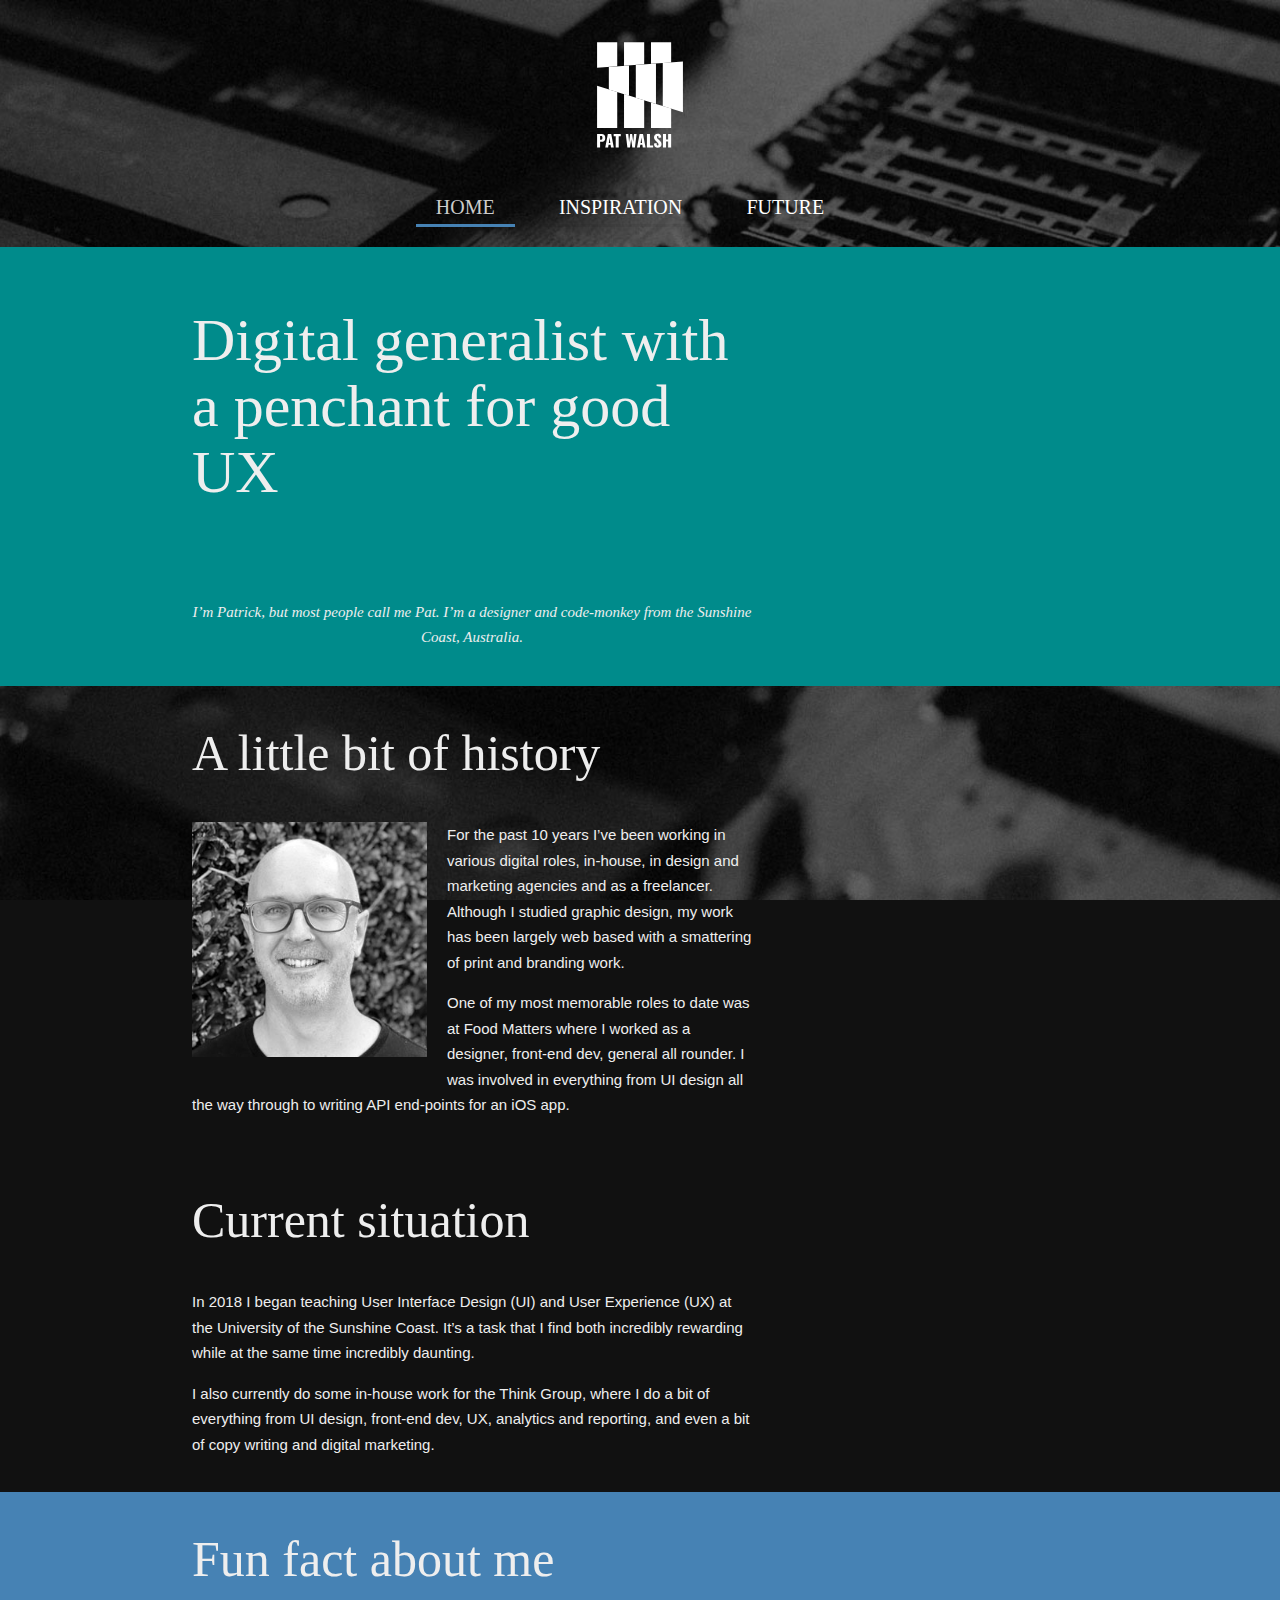
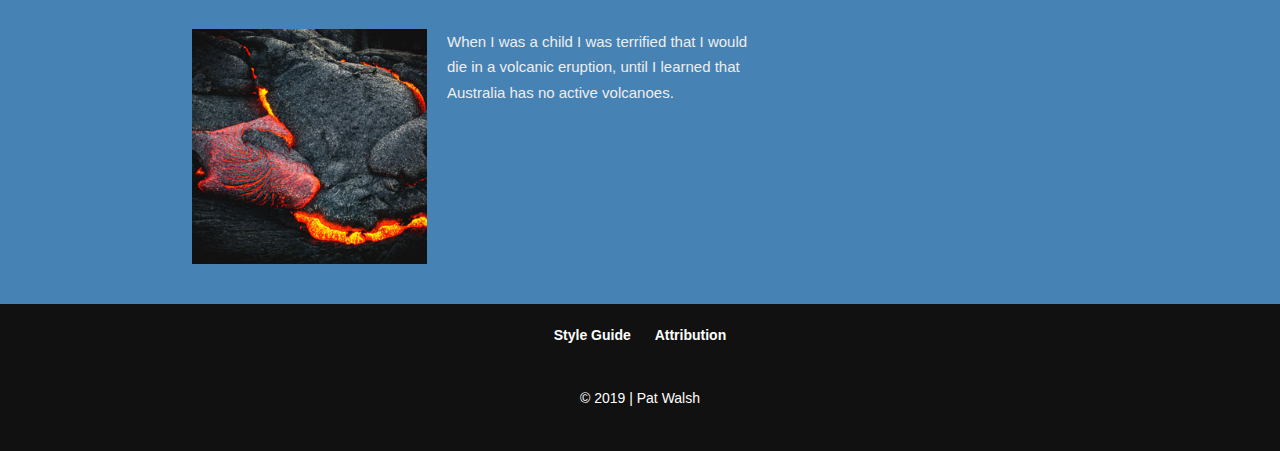
<file: index.html>
<!doctype html>
<html lang="en">
<!-- ------------------------------ HEAD ----------------------------------- -->
<!-- head section does not produce visible content -->
	<head>
	 <!-- Title, visible to search engines and in the browser tab -->
		<title>Patrick Walsh</title>
    <!-- 'meta' details about this webpage -->
		<meta charset="UTF-8"> 
		<meta name="viewport" content="width=device-width, initial-scale=1.0">
    <!-- The description tag is used by search engines -->
		<meta name="description" content="This is what my page is about">
    <!-- STYLESHEETS Your main 'style.css' should typically be last -->
		<link href="https://fonts.googleapis.com/css?family=Gaegu|Open+Sans:400,700|Zilla+Slab:400,700" rel="stylesheet">
		<link href="css/style.css" rel="stylesheet">
		<!-- your stylesheet -->
		<!-- CRITICAL JAVASCRIPT non critical scripts should be at the end of the 
      body-->
		<!-- <script src="js/critical-scripts.js" type="text/javascript"></script> -->
	</head>
<!-- ------------------------------ BODY ----------------------------------- -->	
	<body>
		<!-- the placement of <header>, <main> and <footer> blocks is only a guide for "typical" websites -->
		<header>
			<div class="wrap">
				<a href="index.html" class="header-logo">
					<img src="img/pat-walsh-logo-master.svg" alt="Pat's logo" class="logo">
				</a>
				<nav class="header-nav">
					<ul>
						<li class="active"><span>Home</span></li>
						<li><a href="inspiration.html">Inspiration</a></li>
						<li><a href="future.html">Future</a></li>
					</ul>
				</nav> 
			</div>
		</header>
		
		<main>
			<section class="page-title">
				<div class="wrap">
					<h1>Digital generalist with a penchant for good UX</h1>
				</div>
			</section>	
			<section class="intro">
				<div class="wrap">
					<p>I’m Patrick, but most people call me Pat. I’m a designer and code-monkey from the Sunshine Coast, Australia.</p>
				</div>
			</section>
			<section class="history">
				<div class="wrap">
					<h2>A little bit of history</h2>
					<img src="img/pat-walsh.jpg" class="inspo-portrait" alt="ME! Pat Walsh">
					<p>For the past 10 years I’ve been working in various digital roles, in-house, in design and marketing agencies and as a freelancer. Although I studied graphic design, my work has been largely web based with a smattering of print and branding work. </p>
					<p>One of my most memorable roles to date was at Food Matters where I worked as a designer, front-end dev, general all rounder. I was involved in everything from UI design all the way through to writing API end-points for an iOS app.</p>
				</div>
			</section>
			<section class="present">
				<div class="wrap">
					<h2>Current situation</h2>
					<p>In 2018 I began teaching User Interface Design (UI) and User Experience (UX) at the University of the Sunshine Coast. It’s a task that I find both incredibly rewarding while at the same time incredibly daunting.</p>
					<p>I also currently do some in-house work for the Think Group, where I do a bit of everything from UI design, front-end dev, UX, analytics and reporting, and even a bit of copy writing and digital marketing.</p>
				</div>
			</section>
			<section class="fun-fact">
				<div class="wrap">
					<h2 class="fun">Fun fact about me</h2>
					<img src="img/lava.jpg" alt="Lava!!" class="inspo-portrait"><p>When I was a child I was terrified that I would die in a volcanic eruption, until I learned that Australia has no active volcanoes.</p>
				</div>
			</section>
		</main>
		<footer>
			<div class="wrap">
				<nav class="footer-nav">
					<ul>
						<li><a href="style-guide.html">Style Guide</a></li>
						<li><a href="attribution.html">Attribution</a></li>
					</ul>
				</nav>
				<section class="colophon">
					&copy; 2019 | Pat Walsh
				</section>
			</div>
		</footer>
		<!-- this is where non-load-critical javascript should be placed i.e. the document can sill load properly with out it -->
		<!-- <script src="js/scripts.js" type="text/javascript"></script> -->
	</body>
</html>
</file>
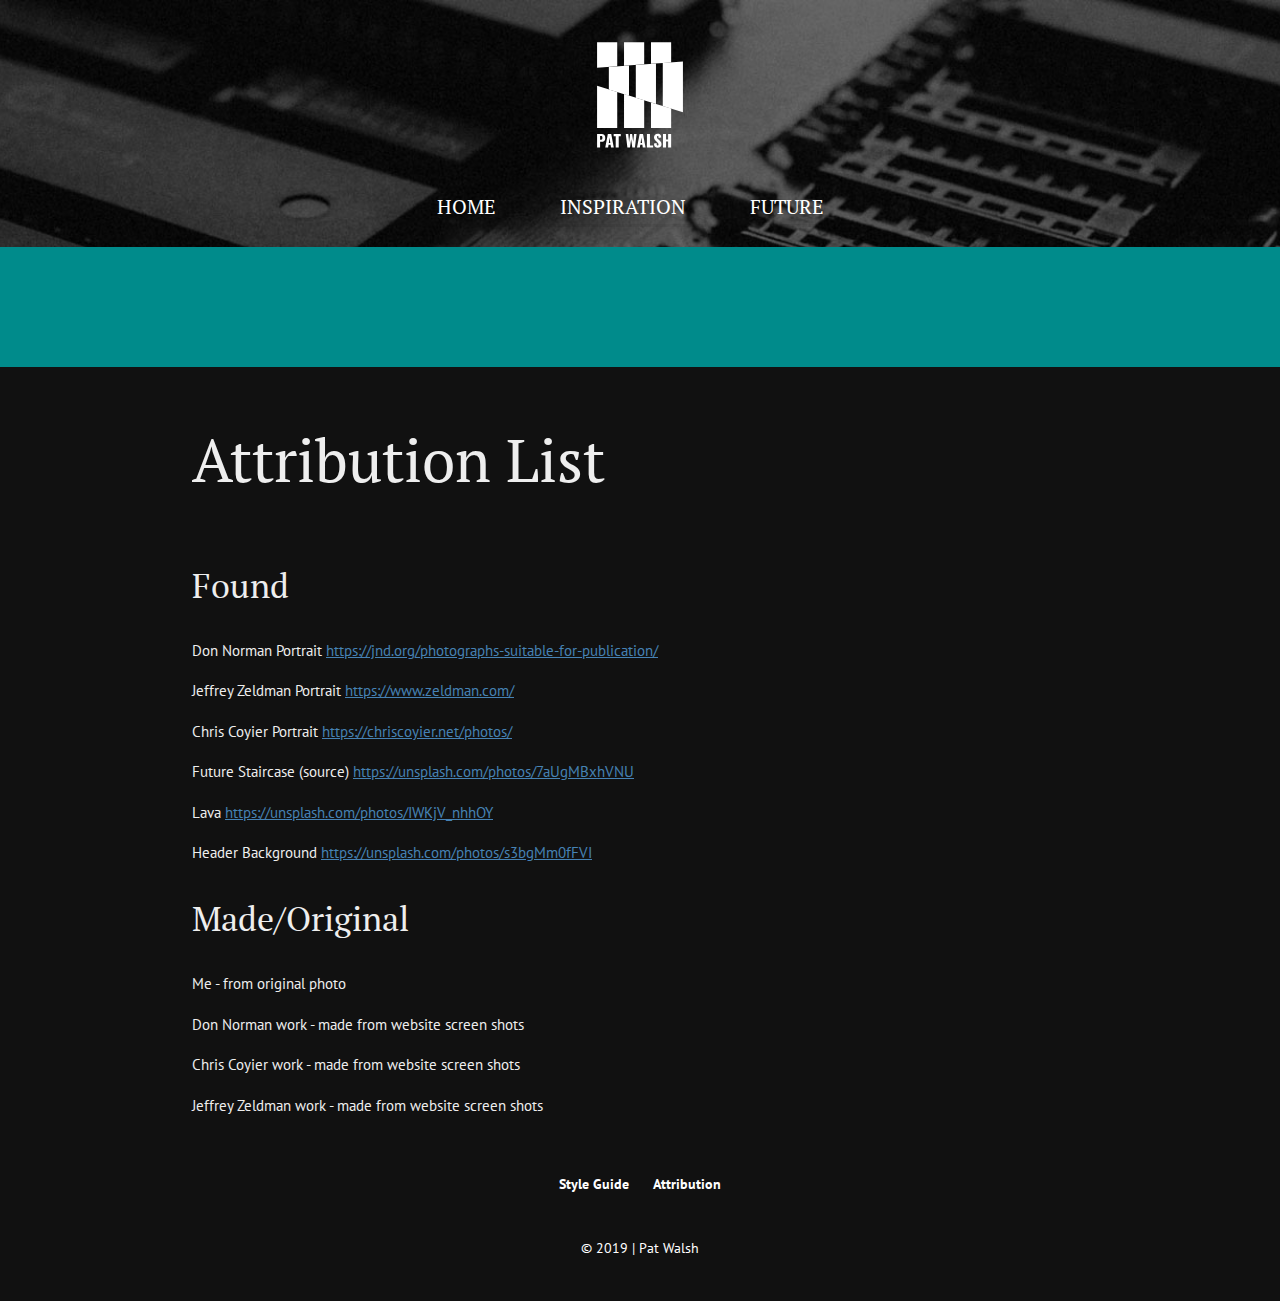
<file: attribution.html>
<!doctype html>
<html lang="en">
<!-- ------------------------------ HEAD ----------------------------------- -->
<!-- head section does not produce visible content -->
	<head>
	 <!-- Title, visible to search engines and in the browser tab -->
		<title>Patrick Walsh</title>
    <!-- 'meta' details about this webpage -->
		<meta charset="UTF-8"> 
		<meta name="viewport" content="width=device-width, initial-scale=1.0">
    <!-- The description tag is used by search engines -->
		<meta name="description" content="This is what my page is about">
    <!-- STYLESHEETS Your main 'style.css' should typically be last -->
		<link href="https://fonts.googleapis.com/css?family=Nanum+Brush+Script|PT+Sans:400,700|PT+Serif:400,700" rel="stylesheet">
		<link href="css/style.css" rel="stylesheet">
		<!-- your stylesheet -->
		<!-- CRITICAL JAVASCRIPT non critical scripts should be at the end of the 
      body-->
		<!-- <script src="js/critical-scripts.js" type="text/javascript"></script> -->
	</head>
<!-- ------------------------------ BODY ----------------------------------- -->	
	<body>
		<!-- the placement of <header>, <main> and <footer> blocks is only a guide for "typical" websites -->
		<header>
			<div class="wrap">
				<a href="index.html" class="header-logo">
					<img src="img/pat-walsh-logo-master.svg" alt="Pat's logo" class="logo">
				</a>
				<nav class="header-nav">
					<ul>
						<li><a href="index.html">Home</a></li>
						<li><a href="inspiration.html">Inspiration</a></li>
						<li><a href="future.html">Future</a></li>
					</ul>
				</nav>
			</div>
		</header>
		
		<main>
			<section class="page-title">
				<div class="wrap">
					<h1></h1>
				</div>
			</section>	
			<section class="content">
				<div class="wrap">
					<h1>Attribution List</h1>
					<h3>Found</h3>
					<p>Don Norman Portrait <a href="https://jnd.org/photographs-suitable-for-publication/">https://jnd.org/photographs-suitable-for-publication/</a>
						</p>
					
					<p>Jeffrey Zeldman Portrait
					<a href="https://www.zeldman.com/">https://www.zeldman.com/</a>
						</p>
					
					<p>Chris Coyier Portrait <a href="https://chriscoyier.net/photos/">https://chriscoyier.net/photos/</a></p>
					
					<p>Future Staircase (source) <a href="https://unsplash.com/photos/7aUgMBxhVNU">https://unsplash.com/photos/7aUgMBxhVNU</a></p>
					<p>Lava <a href="https://unsplash.com/photos/IWKjV_nhhOY?utm_source=unsplash&utm_medium=referral&utm_content=creditCopyText">https://unsplash.com/photos/IWKjV_nhhOY</a></p>
					<p>Header Background <a href="https://unsplash.com/photos/s3bgMm0fFVI">https://unsplash.com/photos/s3bgMm0fFVI</a></p>
					<h3>Made/Original</h3>
					<p>Me - from original photo</p>
					<p>Don Norman work - made from website screen shots</p>
					<p>Chris Coyier work - made from website screen shots</p>
					<p>Jeffrey Zeldman work - made from website screen shots</p>
					
				</div>
			</section>
		</main>
		<footer>
			<div class="wrap">
				<nav class="footer-nav">
					<ul>
						<li><a href="style-guide.html">Style Guide</a></li>
						<li><a href="attribution.html" class="active">Attribution</a></li>
					</ul>
				</nav>
				<section class="colophon">
					&copy; 2019 | Pat Walsh
				</section>
			</div>
		</footer>


		<!-- this is where non-load-critical javascript should be placed i.e. the document can sill load properly with out it -->
		<!-- <script src="js/scripts.js" type="text/javascript"></script> -->
	</body>
</html>
</file>
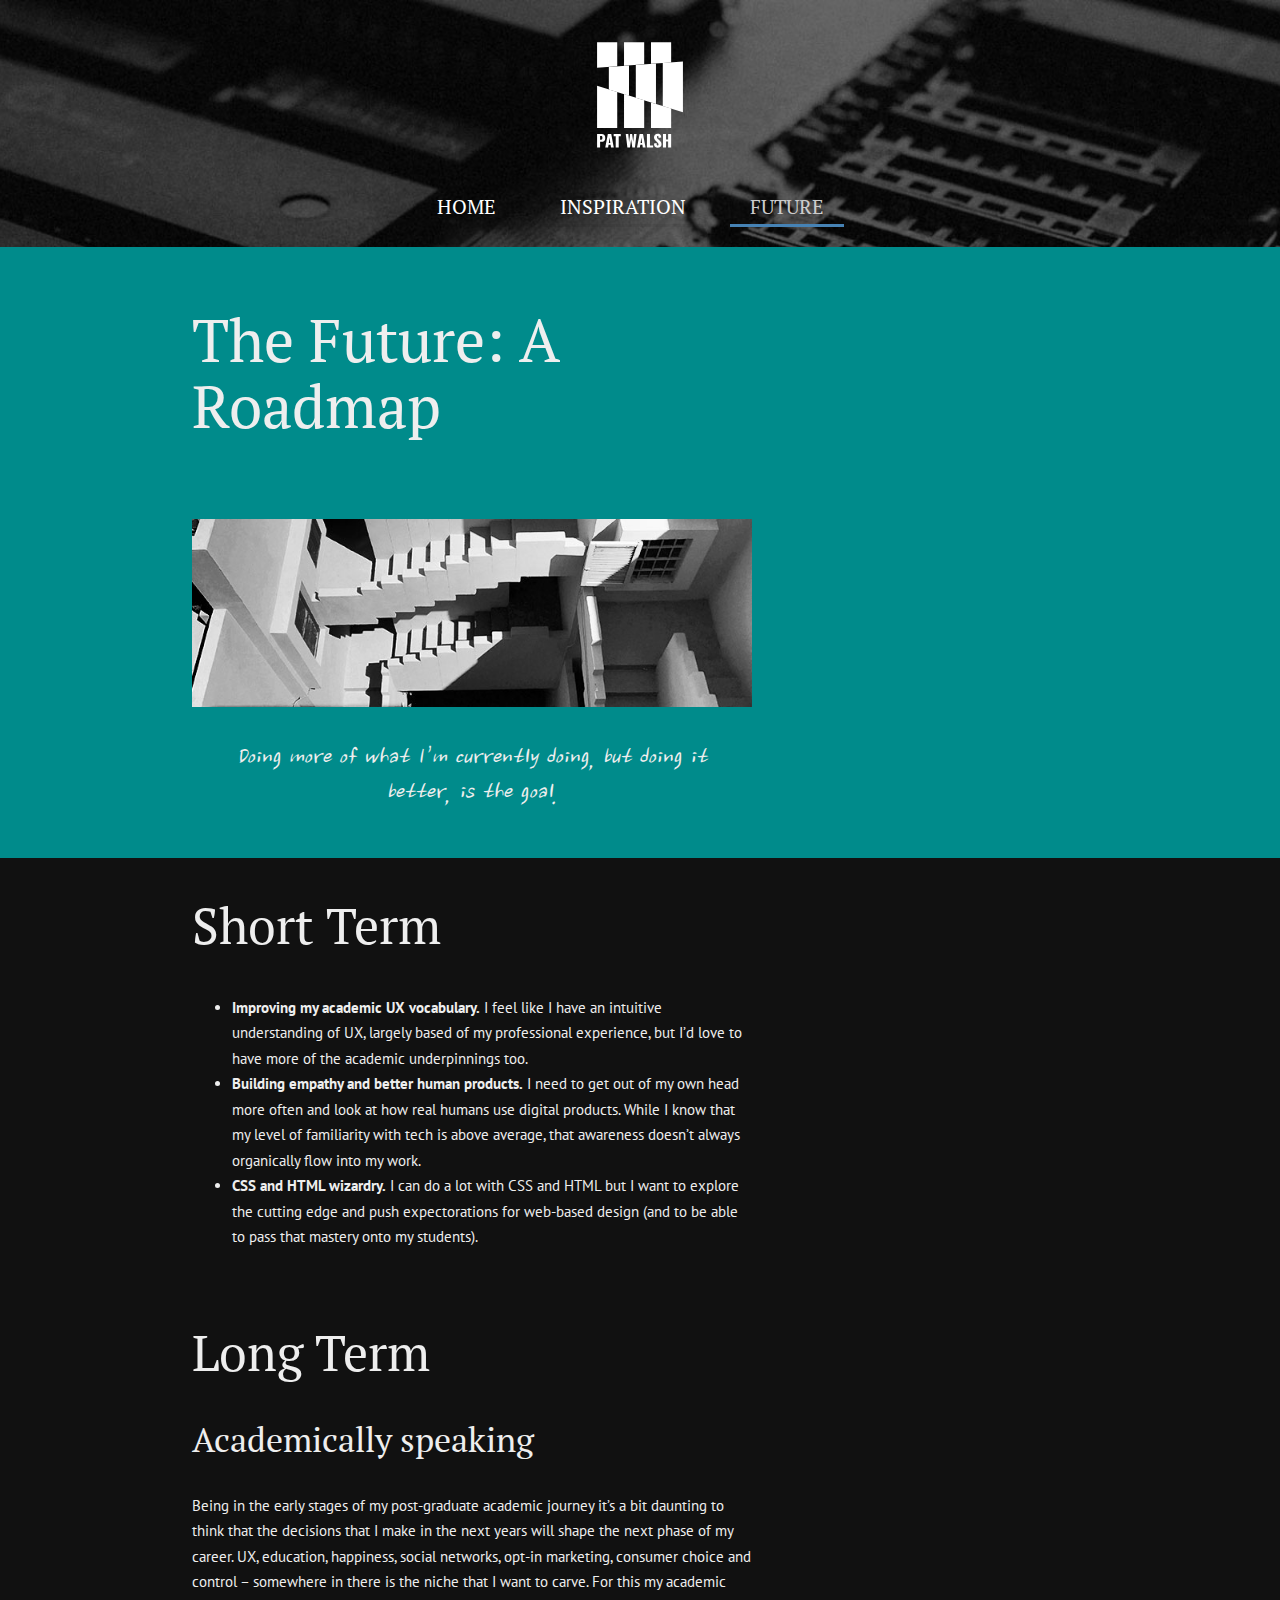
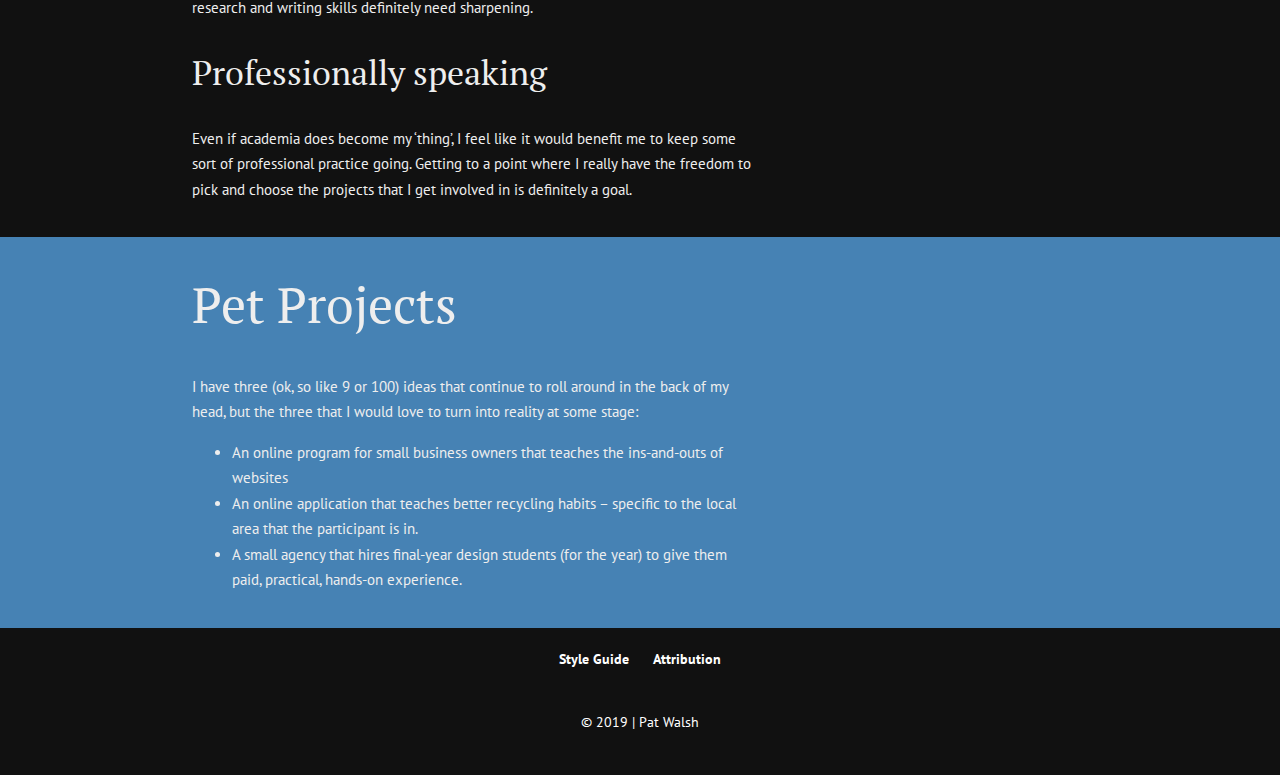
<file: future.html>
<!doctype html>
<html lang="en">
<!-- ------------------------------ HEAD ----------------------------------- -->
<!-- head section does not produce visible content -->
	<head>
	 <!-- Title, visible to search engines and in the browser tab -->
		<title>Patrick Walsh</title>
    <!-- 'meta' details about this webpage -->
		<meta charset="UTF-8"> 
		<meta name="viewport" content="width=device-width, initial-scale=1.0">
    <!-- The description tag is used by search engines -->
		<meta name="description" content="This is what my page is about">
    <!-- STYLESHEETS Your main 'style.css' should typically be last -->
		<link href="https://fonts.googleapis.com/css?family=Nanum+Brush+Script|PT+Sans:400,700|PT+Serif:400,700" rel="stylesheet">
		<link href="css/style.css" rel="stylesheet">
		<!-- your stylesheet -->
		<!-- CRITICAL JAVASCRIPT non critical scripts should be at the end of the 
      body-->
		<!-- <script src="js/critical-scripts.js" type="text/javascript"></script> -->
	</head>
<!-- ------------------------------ BODY ----------------------------------- -->	
	<body>
		<!-- the placement of <header>, <main> and <footer> blocks is only a guide for "typical" websites -->
		<header>
			<div class="wrap">
				<a href="index.html" class="header-logo">
					<img src="img/pat-walsh-logo-master.svg" alt="Pat's logo" class="logo">
				</a>
				<nav class="header-nav">
					<ul>
						<li><a href="index.html">Home</a></li>
						<li><a href="inspiration.html">Inspiration</a></li>
						<li class="active"><span>Future</span></li>
					</ul>
				</nav>
			</div>
		</header>
		
		<main>
			<section class="page-title">
				<div class="wrap">
					
					<h1>The Future: A Roadmap</h1>
				</div>
			</section>	
			<section class="intro">
				<div class="wrap">
					<img src="img/future-stairs.jpg" alt="future road map">
					<blockquote>Doing more of what I’m currently doing, but doing it better, is the goal.</blockquote>
				</div>
			</section>
			<section class="short-term">
				<div class="wrap">
					<h2>Short Term</h2>
					<ul class="future-list">
						<li><strong>Improving my academic UX vocabulary.</strong> I feel like I have an intuitive understanding of UX, largely based of my professional experience, but I’d love to have more of the academic underpinnings too.</li>
						<li><strong>Building empathy and better human products.</strong> I need to get out of my own head more often and look at how real humans use digital products. While I know that my level of familiarity with tech is above average, that awareness doesn’t always organically flow into my work.</li>
						<li><strong>CSS and HTML wizardry.</strong> I can do a lot with CSS and HTML but I want to explore the cutting edge and push expectorations for web-based design (and to be able to pass that mastery onto my students). 
						</li>	
					</ul>
				</div>
			</section>
			<section class="long-term">
				<div class="wrap">
					<h2>Long Term</h2>
					<h3>Academically speaking</h3>
					<p>Being in the early stages of my post-graduate academic journey it’s a bit daunting to think that the decisions that I make in the next years will shape the next phase of my career. UX, education, happiness, social networks, opt-in marketing, consumer choice and control – somewhere in there is the niche that I want to carve. For this my academic research and writing skills definitely need sharpening.</p>
					<h3>Professionally speaking</h3>
					<p>Even if academia does become my ‘thing’, I feel like it would benefit me to keep some sort of professional practice going. Getting to a point where I really have the freedom to pick and choose the projects that I get involved in is definitely a goal. </p>
				</div>
			</section>
			<section class="pet-projects">
				<div class="wrap">
					<h2>Pet Projects</h2>
					<p>I have three (ok, so like 9 or 100) ideas that continue to roll around in the back of my head, but the three that I would love to turn into reality at some stage:</p>
					<ul class="project-list">
						<li>An online program for small business owners that teaches the ins-and-outs of websites</li>
						<li>An online application that teaches better recycling habits – specific to the local area that the participant is in.</li>
						<li>A small agency that hires final-year design students (for the year) to give them paid, practical, hands-on experience.</li>
					</ul>
				</div>
			</section>
		</main>
		<footer>
			<div class="wrap">
				<nav class="footer-nav">
					<ul>
						<li><a href="style-guide.html">Style Guide</a></li>
						<li><a href="attribution.html">Attribution</a></li>
					</ul>
				</nav>
				<section class="colophon">
					&copy; 2019 | Pat Walsh
				</section>
			</div>
		</footer>


		<!-- this is where non-load-critical javascript should be placed i.e. the document can sill load properly with out it -->
		<!-- <script src="js/scripts.js" type="text/javascript"></script> -->
	</body>
</html>
</file>
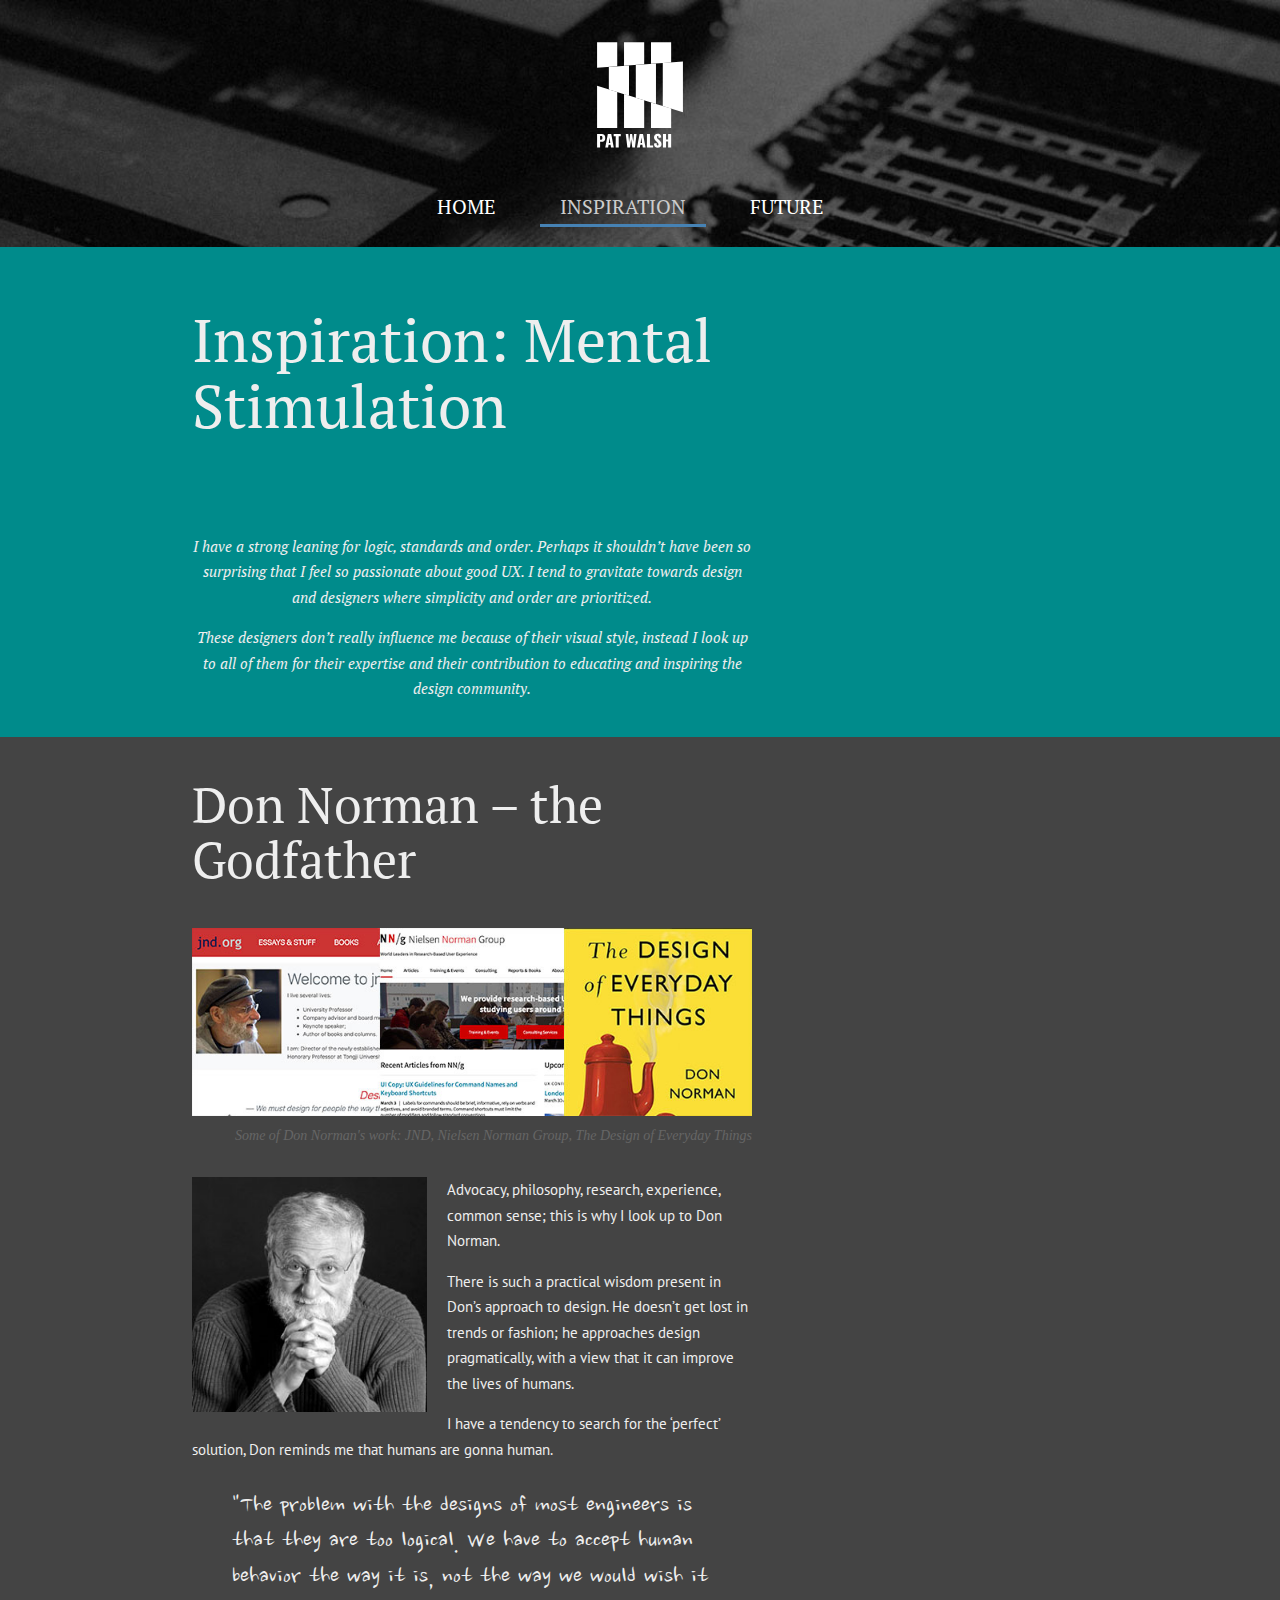
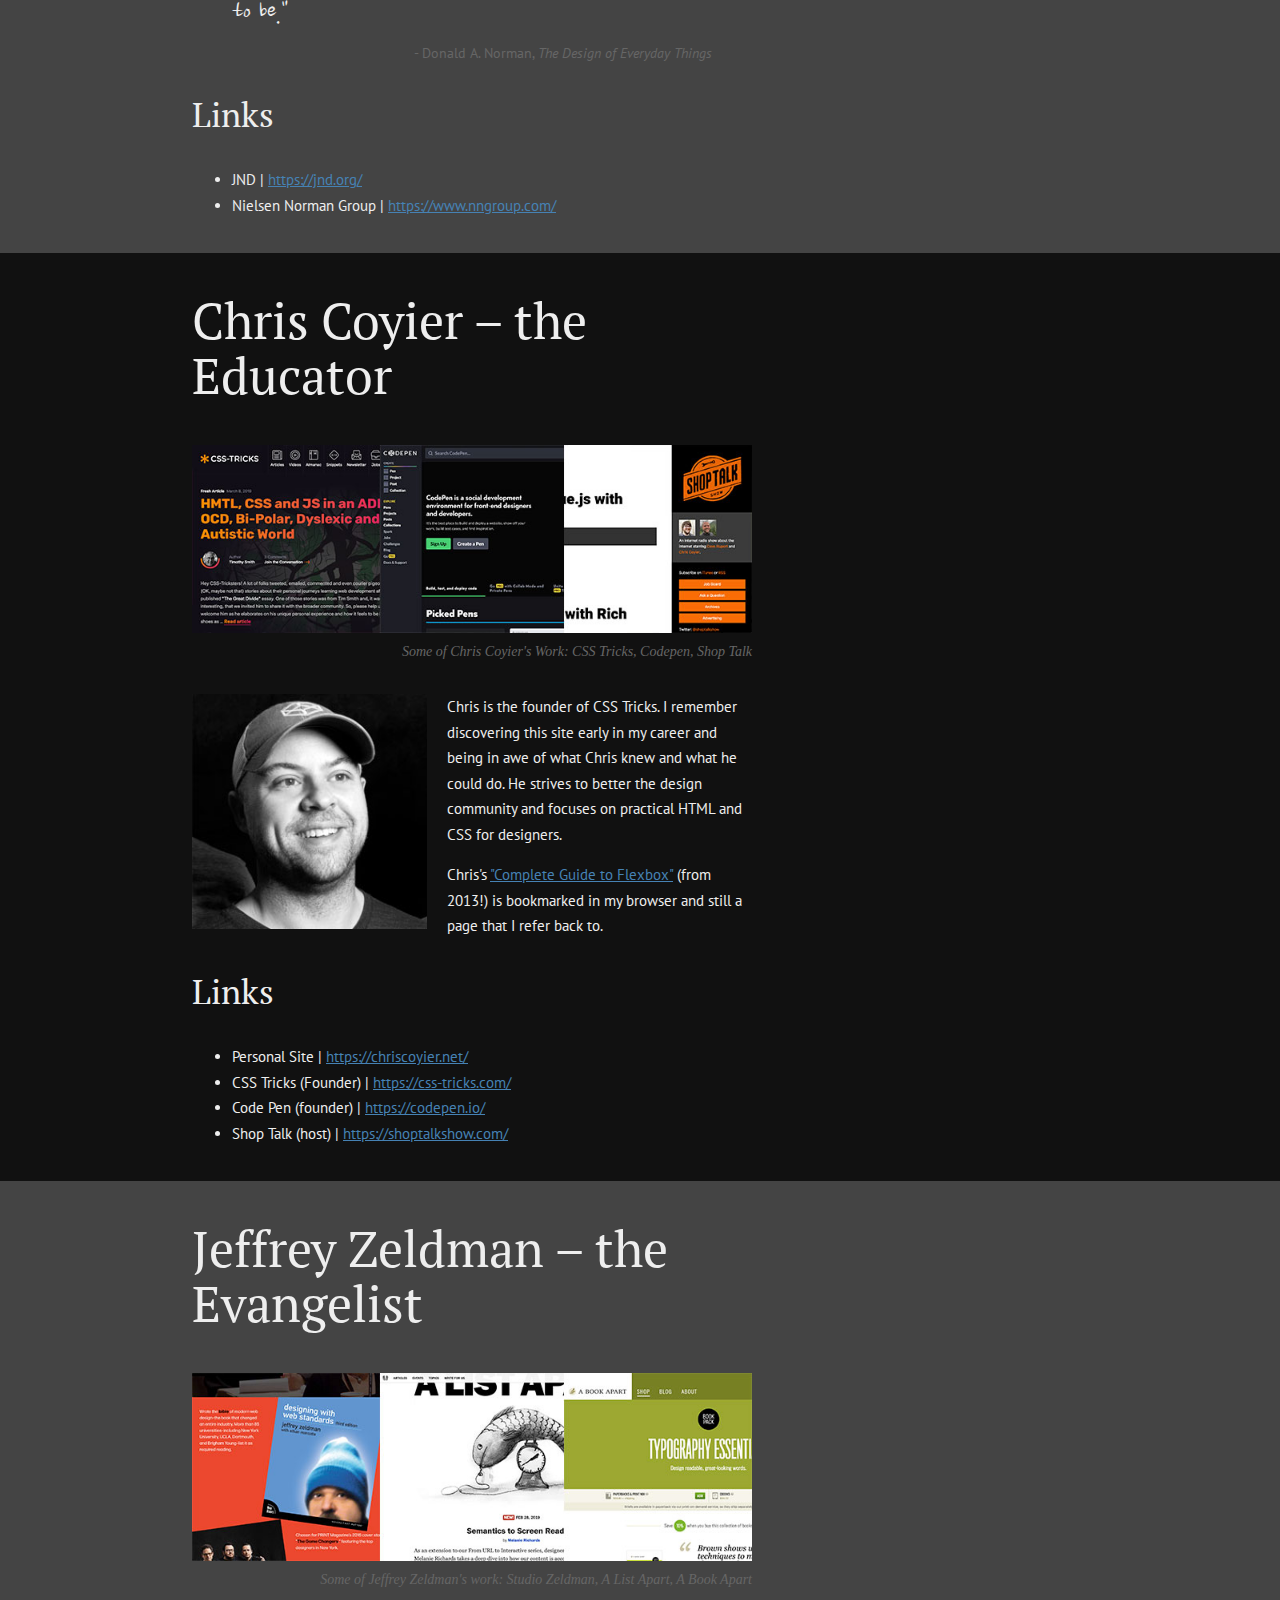
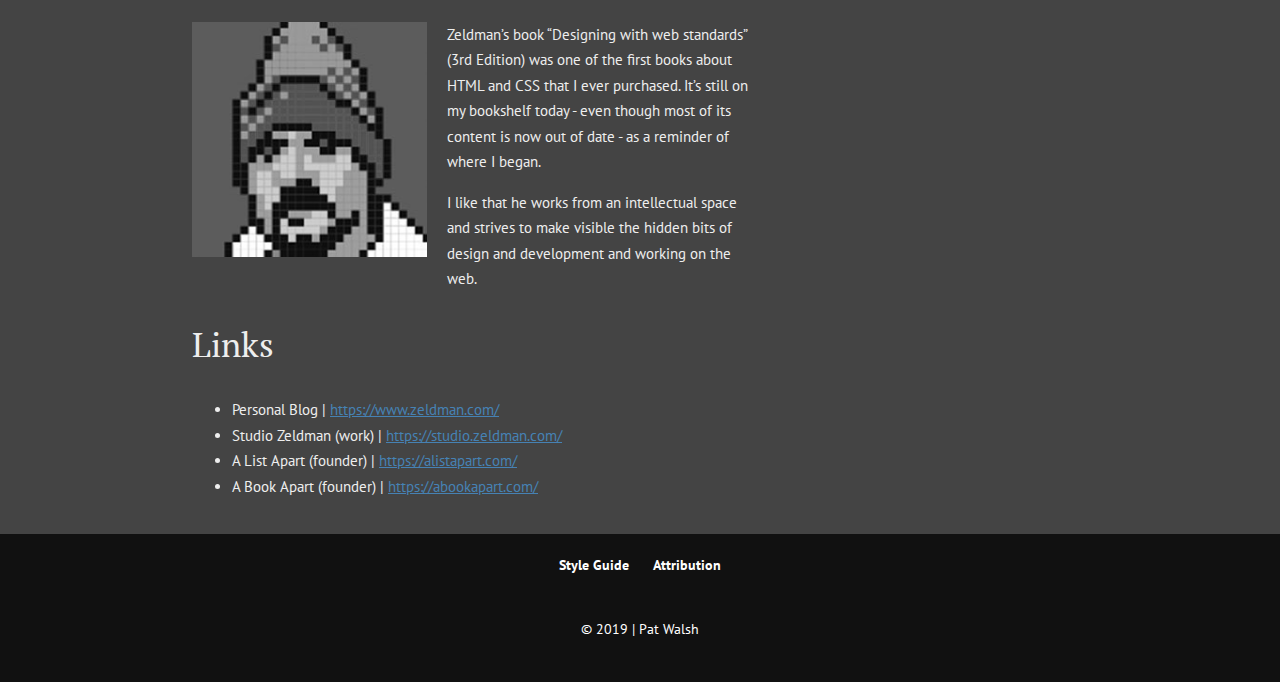
<file: inspiration.html>
<!doctype html>
<html lang="en">
<!-- ------------------------------ HEAD ----------------------------------- -->
<!-- head section does not produce visible content -->
	<head>
	 <!-- Title, visible to search engines and in the browser tab -->
		<title>Inspiraiton | Patrick Walsh</title>
    <!-- 'meta' details about this webpage -->
		<meta charset="UTF-8"> 
		<meta name="viewport" content="width=device-width, initial-scale=1.0">
    <!-- The description tag is used by search engines -->
		<meta name="description" content="Some of the amazing designers who inspire me">
    <!-- STYLESHEETS Your main 'style.css' should typically be last -->
		<link href="https://fonts.googleapis.com/css?family=Nanum+Brush+Script|PT+Sans:400,700|PT+Serif:400,700" rel="stylesheet">
		<link href="css/style.css" rel="stylesheet">
		<!-- your stylesheet -->
		<!-- CRITICAL JAVASCRIPT non critical scripts should be at the end of the 
      body-->
		<!-- <script src="js/critical-scripts.js" type="text/javascript"></script> -->
	</head>
<!-- ------------------------------ BODY ----------------------------------- -->	
	<body>
		<!-- the placement of <header>, <main> and <footer> blocks is only a guide for "typical" websites -->
		<header>
			<div class="wrap">
				<a href="index.html" class="header-logo">
					<img src="img/pat-walsh-logo-master.svg" alt="Pat's logo" class="logo">
				</a>
				<nav class="header-nav">
					<ul>
						<li ><a href="index.html">Home</a></li>
						<li class="active"><span>Inspiration</span></li>
						<li><a href="future.html">Future</a></li>
					</ul>
				</nav>
			</div>
		</header>
		
		<main>
			<section class="page-title">
				<div class="wrap">
					<h1>Inspiration: Mental Stimulation</h1>
				</div>
			</section>	
			<section class="intro">
				<div class="wrap">
					<p>I have a strong leaning for logic, standards and order. Perhaps it shouldn’t have been so surprising that I feel so passionate about good UX. I tend to gravitate towards design and designers where simplicity and order are prioritized.</p>

					<p>These designers don’t really influence me because of their visual style, instead I look up to all of them for their expertise and their contribution to educating and inspiring the design community.
					</p>
				</div>
			</section>
			<section class="inspo-don">
				<div class="wrap">
					<h2>Don Norman – <span>the Godfather</span></h2>
					<figure>
						<img src="img/norman-work.jpg" alt="Some of Don Norman's work">
						<figcaption>Some of Don Norman's work: JND, Nielsen Norman Group, The Design of Everyday Things</figcaption>
					</figure>
					<img src="img/don-norman-greyscale.jpg" alt="Don Norman" class="inspo-portrait"><p>Advocacy, philosophy, research, experience, common sense; this is why I look up to Don Norman.  </p>
					<p>There is such a practical wisdom present in Don’s approach to design. He doesn’t get lost in trends or fashion; he approaches design pragmatically, with a view that it can improve the lives of humans.</p>
					<p>I have a tendency to search for the ‘perfect’ solution, Don reminds me that humans are gonna human.</p>
					<blockquote>"The problem with the designs of most engineers is that they are too logical. We have to accept human behavior the way it is, not the way we would wish it to be."
						<p class="quote-author">- Donald A. Norman, <em>The Design of Everyday Things</em></p>
					</blockquote>
					
					<div class="links">
						<h3>Links</h3>
						<ul class="link-list">
							<li>JND | <a href="https://jnd.org/" target="_blank">https://jnd.org/</a></li>
							<li>Nielsen Norman Group | <a href="https://www.nngroup.com/" target="_blank">https://www.nngroup.com/</a></li>
						</ul>
					</div>
				</div>
			</section>
			<section class="inspo-chris">
				<div class="wrap">
					<h2>Chris Coyier – <span>the Educator</span></h2>
					<figure>
						<img src="img/coyier-work.jpg" alt="Some of Chris Coyier's work">
						<figcaption>Some of Chris Coyier's Work: CSS Tricks, Codepen, Shop Talk</figcaption>
					</figure>
					<img src="img/chris-coyier-greyscale.jpg" alt="Chris Coyier" class="inspo-portrait">
					<p>Chris is the founder of CSS Tricks. I remember discovering this site early in my career and being in awe of what Chris knew and what he could do. He strives to better the design community and focuses on practical HTML and CSS for designers.</p>
					<p>Chris's <a href="https://css-tricks.com/snippets/css/a-guide-to-flexbox/" target="_blank">"Complete Guide to Flexbox"</a> (from 2013!) is bookmarked in my browser and still a page that I refer back to.</p>
					<div class="links">
						<h3>Links</h3>
						<ul class="link-list">
							<li>Personal Site | <a href="https://chriscoyier.net/" target="_blank">https://chriscoyier.net/</a></li>
							<li>CSS Tricks (Founder) | <a href="https://css-tricks.com/" target="_blank">https://css-tricks.com/</a></li>
							<li>Code Pen (founder) | <a href="https://codepen.io/" target="_blank">https://codepen.io/</a></li>
							<li>Shop Talk (host) | <a href="https://shoptalkshow.com/" target="_blank">https://shoptalkshow.com/</a> </li>
						</ul>
					</div>
				</div>
			</section>
			<section class="inspo-jeff">
				<div class="wrap">

					<h2>Jeffrey Zeldman – <span>the Evangelist</span></h2>
					<figure>
					<img src="img/zeldman-work.jpg" alt="Some of Jeffrey Zeldman's work">
						<figcaption>Some of Jeffrey Zeldman's work: Studio Zeldman, A List Apart, A Book Apart</figcaption>
					</figure>
					<img src="img/jeffrey-zeldman-greyscale.jpg" alt="Jeffrey Zeldman" class="inspo-portrait">
					<p>Zeldman’s book “Designing with web standards” (3rd Edition) was one of the first books about HTML and CSS that I ever purchased. It’s still on my bookshelf today - even though most of its content is now out of date - as a reminder of where I began.</p>
					<p>I like that he works from an intellectual space and strives to make visible the hidden bits of design and development and working on the web.</p>
					<div class="links">
						<h3>Links</h3>
						<ul class="link-list">
							<li>Personal Blog | <a href="https://www.zeldman.com/" target="_blank">https://www.zeldman.com/</a></li>
							<li>Studio Zeldman (work) | <a href="https://studio.zeldman.com/" target="_blank">https://studio.zeldman.com/</a> </li>
							<li>A List Apart (founder) | <a href="https://alistapart.com/" target="_blank">https://alistapart.com/</a></li>
							<li>A Book Apart (founder) | <a href="https://abookapart.com/" target="_blank">https://abookapart.com/</a></li>
						</ul>
					</div>
				</div>
			</section>
		</main>
		<footer>
			<div class="wrap">
				<nav class="footer-nav">
					<ul>
						<li><a href="style-guide.html">Style Guide</a></li>
						<li><a href="attribution.html">Attribution</a></li>
					</ul>
				</nav>
				<section class="colophon">
					&copy; 2019 | Pat Walsh
				</section>
			</div>
		</footer>


		<!-- this is where non-load-critical javascript should be placed i.e. the document can sill load properly with out it -->
		<!-- <script src="js/scripts.js" type="text/javascript"></script> -->
	</body>
</html>
</file>
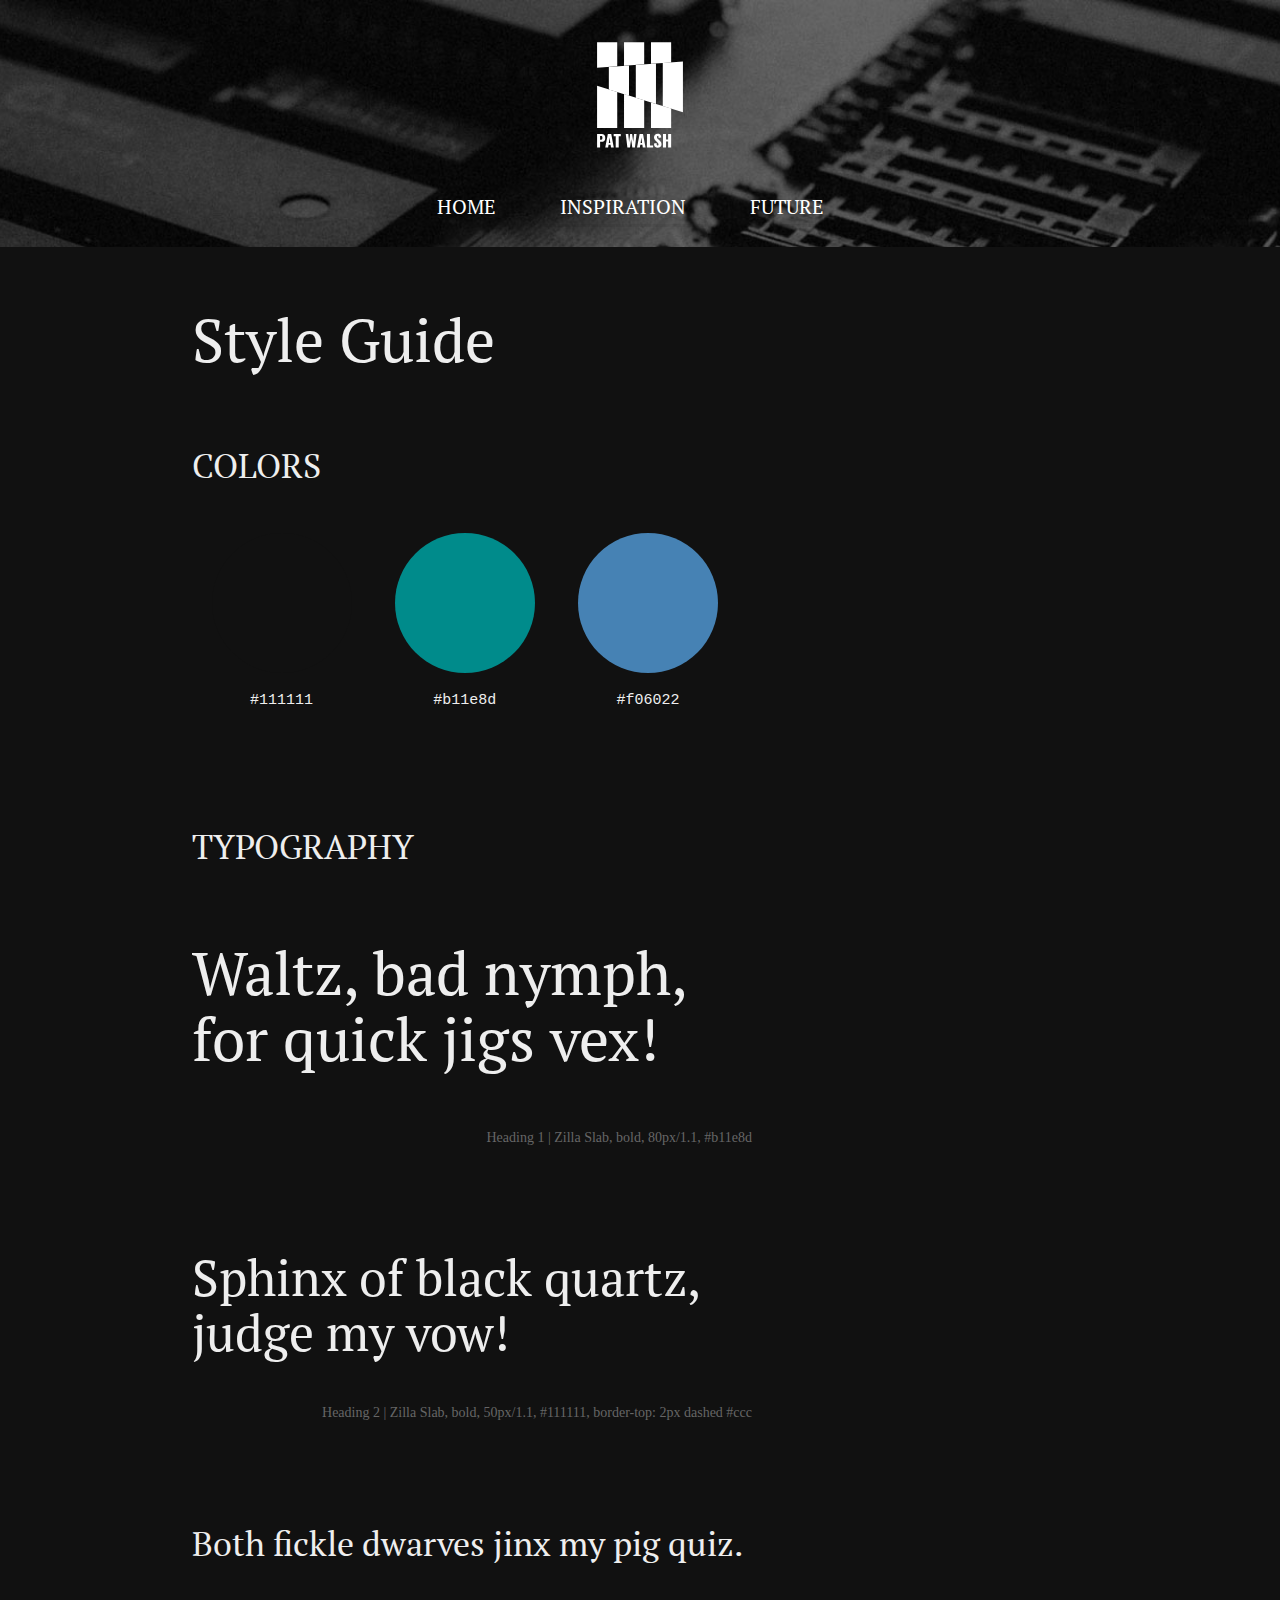
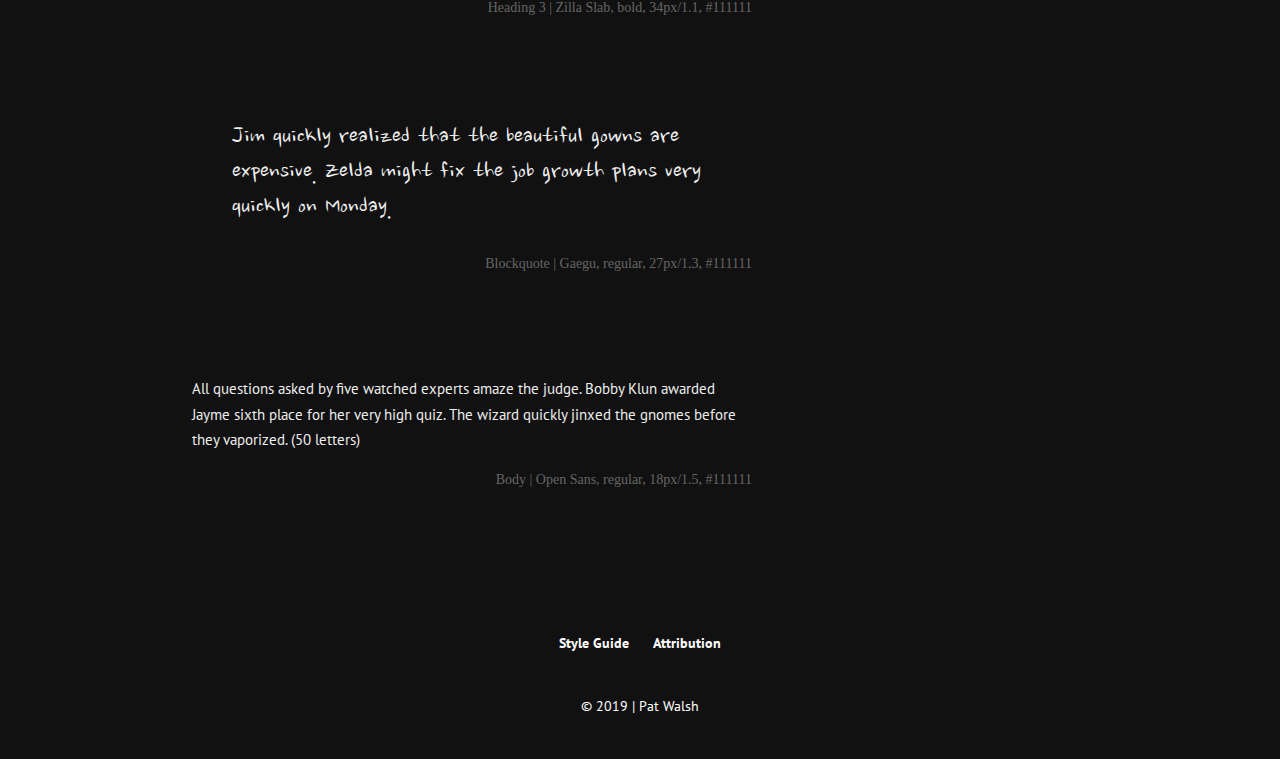
<file: style-guide.html>
<!doctype html>
<html lang="en">
<!-- ------------------------------ HEAD ----------------------------------- -->
<!-- head section does not produce visible content -->
	<head>
	 <!-- Title, visible to search engines and in the browser tab -->
		<title>Style Guide | Patrick Walsh</title>
    <!-- 'meta' details about this webpage -->
		<meta charset="UTF-8"> 
		<meta name="viewport" content="width=device-width, initial-scale=1.0">
    <!-- The description tag is used by search engines -->
		<meta name="description" content="The style guide for Pat Walsh Assignment 1">
    <!-- STYLESHEETS Your main 'style.css' should typically be last -->
		<link href="https://fonts.googleapis.com/css?family=Nanum+Brush+Script|PT+Sans:400,700|PT+Serif:400,700" rel="stylesheet">
		<link href="css/style.css" rel="stylesheet">
		<!-- your stylesheet -->
		<!-- CRITICAL JAVASCRIPT non critical scripts should be at the end of the 
      body-->
		<!-- <script src="js/critical-scripts.js" type="text/javascript"></script> -->
	</head>
<!-- ------------------------------ BODY ----------------------------------- -->	
	<body>
		<!-- the placement of <header>, <main> and <footer> blocks is only a guide for "typical" websites -->
		<header>
			<div class="wrap">
				<a href="index.html" class="header-logo">
					<img src="img/pat-walsh-logo-master.svg" alt="Pat's logo" class="logo">
				</a>
				<nav class="header-nav">
					<ul>
						<li><a href="index.html">Home</a></li>
						<li><a href="inspiration.html">Inspiration</a></li>
						<li><a href="future.html">Future</a></li>
					</ul>
				</nav>
			</div>
		</header>
		
		<main>

			<section class="content">
				<div class="wrap">
					<h1>Style Guide</h1>
					<h3>COLORS</h3>
					<ul class="colors">
						<li><p class="color1"></p><p class="color-label">#111111</p></li>
						<li><p class="color2"></p><p class="color-label">#b11e8d</p></li>
						<li><p class="color3"></p><p class="color-label">#f06022</p></li>
					</ul>
					<h3>TYPOGRAPHY</h3>
					<h1>Waltz, bad nymph, for quick jigs vex! </h1>
					<p class="description">Heading 1 | Zilla Slab, bold, 80px/1.1, #b11e8d</p>
					<h2>Sphinx of black quartz, judge my vow!</h2>
					<p class="description">Heading 2 | Zilla Slab, bold, 50px/1.1, #111111, border-top: 2px dashed #ccc</p>
					<h3>Both fickle dwarves jinx my pig quiz.</h3>
					<p class="description">Heading 3 | Zilla Slab, bold, 34px/1.1, #111111</p>
					<blockquote>Jim quickly realized that the beautiful gowns are expensive. Zelda might fix the job growth plans very quickly on Monday. </blockquote>
					<p class="description">Blockquote | Gaegu, regular, 27px/1.3, #111111</p>
					<p>All questions asked by five watched experts amaze the judge. Bobby Klun awarded Jayme sixth place for her very high quiz. The wizard quickly jinxed the gnomes before they vaporized. (50 letters)</p>
					<p class="description">Body | Open Sans, regular, 18px/1.5, #111111</p>
				</div>
			</section>
		</main>
		<footer>
			<div class="wrap">
				<nav class="footer-nav">
					<ul>
						<li><a href="style-guide.html" class="active">Style Guide</a></li>
						<li><a href="attribution.html">Attribution</a></li>
					</ul>
				</nav>
				<section class="colophon">
					&copy; 2019 | Pat Walsh
				</section>
			</div>
		</footer>


		<!-- this is where non-load-critical javascript should be placed i.e. the document can sill load properly with out it -->
		<!-- <script src="js/scripts.js" type="text/javascript"></script> -->
	</body>
</html>
</file>
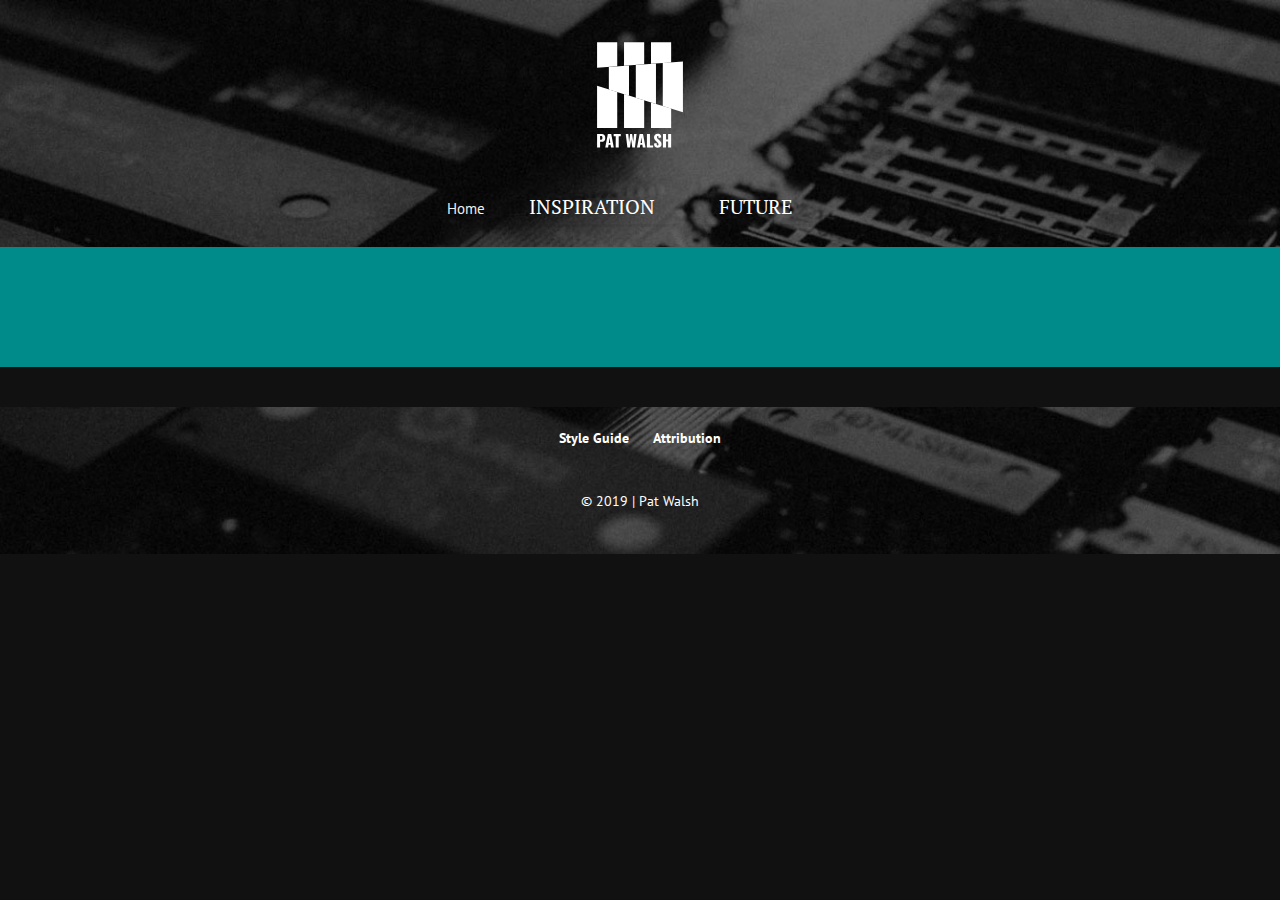
<file: template.html>
<!doctype html>
<html lang="en">
<!-- ------------------------------ HEAD ----------------------------------- -->
<!-- head section does not produce visible content -->
	<head>
	 <!-- Title, visible to search engines and in the browser tab -->
		<title>Patrick Walsh</title>
    <!-- 'meta' details about this webpage -->
		<meta charset="UTF-8"> 
		<meta name="viewport" content="width=device-width, initial-scale=1.0">
    <!-- The description tag is used by search engines -->
		<meta name="description" content="This is what my page is about">
    <!-- STYLESHEETS Your main 'style.css' should typically be last -->
		<link href="https://fonts.googleapis.com/css?family=Nanum+Brush+Script|PT+Sans:400,700|PT+Serif:400,700" rel="stylesheet">
		<link href="css/style.css" rel="stylesheet">
		<!-- your stylesheet -->
		<!-- CRITICAL JAVASCRIPT non critical scripts should be at the end of the 
      body-->
		<!-- <script src="js/critical-scripts.js" type="text/javascript"></script> -->
	</head>
<!-- ------------------------------ BODY ----------------------------------- -->	
	<body>
		<!-- the placement of <header>, <main> and <footer> blocks is only a guide for "typical" websites -->
		<header>
			<div class="wrap">
				<a href="index.html" class="header-logo">
					<img src="img/pat-walsh-logo-master.svg" alt="Pat's logo" class="logo">
				</a>
				<nav class="header-nav">
					<ul>
						<li class="acive">Home</li>
						<li><a href="inspiration.html">Inspiration</a></li>
						<li><a href="future.html">Future</a></li>
					</ul>
				</nav>
			</div>
		</header>
		
		<main>
			<section class="page-title">
				<div class="wrap">
					<h1></h1>
				</div>
			</section>	
			<section class="content">
				<div class="wrap">
					
				</div>
			</section>
		</main>
		<footer>
			<div class="wrap">
				<nav class="footer-nav">
					<ul>
						<li><a href="style-guide.html">Style Guide</a></li>
						<li><a href="attribution.html">Attribution</a></li>
					</ul>
				</nav>
				<section class="colophon">
					&copy; 2019 | Pat Walsh
				</section>
			</div>
		</footer>


		<!-- this is where non-load-critical javascript should be placed i.e. the document can sill load properly with out it -->
		<!-- <script src="js/scripts.js" type="text/javascript"></script> -->
	</body>
</html>
</file>
<file: css/style.css>
@charset "UTF-8";
/* CSS Document */

/*
purple: darkcyan
orange: steelblue

Gradient: https://cssgradient.io/
background: rgb(240,96,34);
background: linear-gradient(135deg, rgba(240,96,34,1) 0%, rgba(177,30,141,1) 50%);


*/
body {
	margin: 0;
	padding: 0;
	color: #EEE;
	font-size: 15px;
	line-height: 1.7;
	font-family: "PT Sans", sans-serif;
	/* sometimes fonts looks shabby in some browsers, this fixes it */
	-webkit-font-smoothing: antialiased;
	-moz-osx-font-smoothing: grayscale;
	background: #111;
}
img {
	max-width: 100%;
}

h1, h2, h3, h4 {
	font-family: "PT Serif", serif;
	line-height: 1.1;
	font-weight: normal;
	color: #eee;
}

h1 {
    font-size: 60px;
    margin: 0;
    padding: 40px 0;
}

h2 {
    font-size: 50px;
    padding-top: 0px;
    margin-top: 20px;
}
blockquote {
    font-family: 'Nanum Brush Script';
    line-height: 1.3;
    font-size: 27px;
}
p.quote-author {
    font-size: 14px;
    text-align: right;
    font-family: "PT Sans", sans-serif;
    color: #666;
}


h3 {
    font-size: 34px;
}
.wrap {
	max-width: 700px;
	margin: 0 auto;
}



header {
    background: url("../img/bg-header.jpg") no-repeat fixed top center;
    background-size: cover;
    padding: 20px 0;
    text-align: center;
}

nav.header-nav ul {
    list-style: none;
    margin: 0;
    padding: 0;
}

.header-nav ul li {
    display: inline-block;
    margin-right: 20px;
}

.header-logo {margin-bottom: 20px;display: block;}

.header-nav {
    display: inline-block;
}

img.logo {
    display: block;
    margin: 0 auto;
}

.header-nav li a, .header-nav li span {
    display: block;
    padding: 0px 20px;
    color: #fff;
    text-decoration: none;
    font-weight: normal;
    text-transform: uppercase;
    border-bottom: 3px solid #1111;
    font-size: 20px;
    font-family: "PT Serif";
}
footer {
    background: rgb(240,96,34);
    background: linear-gradient(135deg, rgba(240,96,34,1) 0%, rgba(177,30,141,1) 50%);
    color: #fff;
    text-align: center;
    padding: 20px 0;
    margin-top: 0px;
    font-size: 14px;
}

nav.footer-nav ul {
    margin: 0 0 20px;
    padding: 0;
    list-style: none;
}

nav.footer-nav ul li {
    display: inline-block;
    margin: 0 10px;
}

nav.footer-nav li a {
    color: #fff;
    text-decoration: none;
    font-weight: bold;
}

main .wrap {
    max-width: 560px;
    margin: 0 auto 0 15%;
}

figure {
    margin: 0 0 30px 0;
}

figcaption {
    font-size: 14px;
    text-align: right;
    font-family: serif;
    font-style: italic;
    color: #666;
}

img.inspo-portrait {
    float: left;
    margin: 0 20px 20px 0;
    max-width: 235px;
}
p.description {
    font-family: serif;
    color: #666;
    text-align: right;
    font-size: 14px;
    margin-bottom: 100px;
}


ul.colors {
    list-style: none;
    margin: 0 0 100px;
    padding: 0;
}

ul.colors li {
    display: inline-block;
    width: 25%;
    text-align: center;
    padding: 0 3.5%;
}

p.color1 {
    width: 100%;
    padding-bottom: 100%;
    border-radius: 50%;
    background: #111111;
}
p.color2 {
    width: 100%;
    padding-bottom: 100%;
    border-radius: 50%;
    background: darkcyan;
}
p.color3 {
    width: 100%;
    padding-bottom: 100%;
    border-radius: 50%;
    background: steelblue;
}
p.color-label {
    font-family: monospace;
}
li.active span {
    border-bottom: 3px solid steelblue;
    border-radius: 0;
    color: #ccc;
}
nav.header-nav a:hover {
    border-bottom: 3px solid darkcyan;
    border-radius: 0;
}

main:after {
    display: table;
    clear: both;
    content: '';
}

section.history, section.long-term, footer {
    background: url(../img/bg-header.jpg) repeat;
    padding: 20px 0;
    background-attachment: fixed;
    background-size: cover;
}

section {
    padding: 20px 0;
}

section.fun-fact, section.pet-projects {
    background: steelblue;
}

section.fun-fact:after {
    display: table;
    content: '';
    clear: both;
}

a {
    color: steelblue;
}

a:hover {
    color: darkcyan;
}

section.page-title {
    background: darkcyan;
}

section.inspo-don, section.inspo-jeff {
    background: #444;
}
section.intro {
    font-family: "PT Serif";
    font-style: italic;
    text-align: center;
    background: darkcyan;
}
</file>
